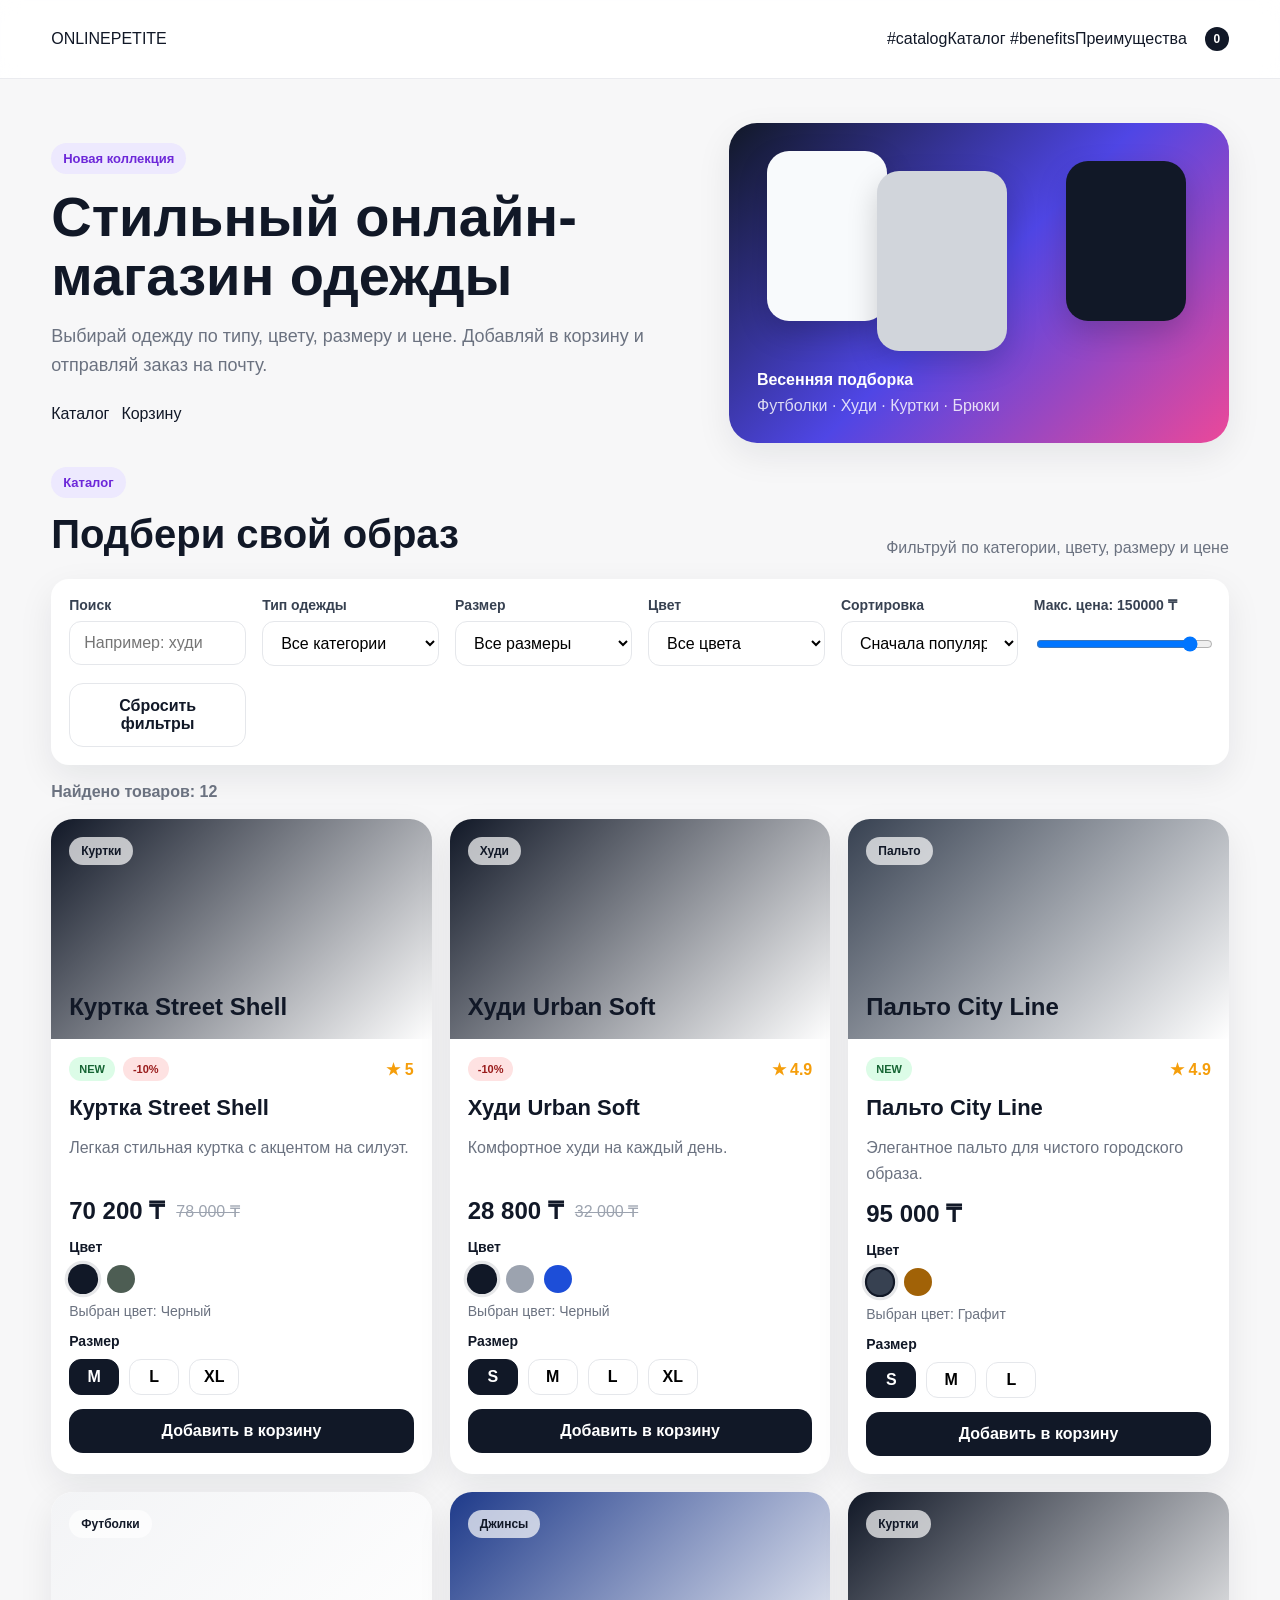
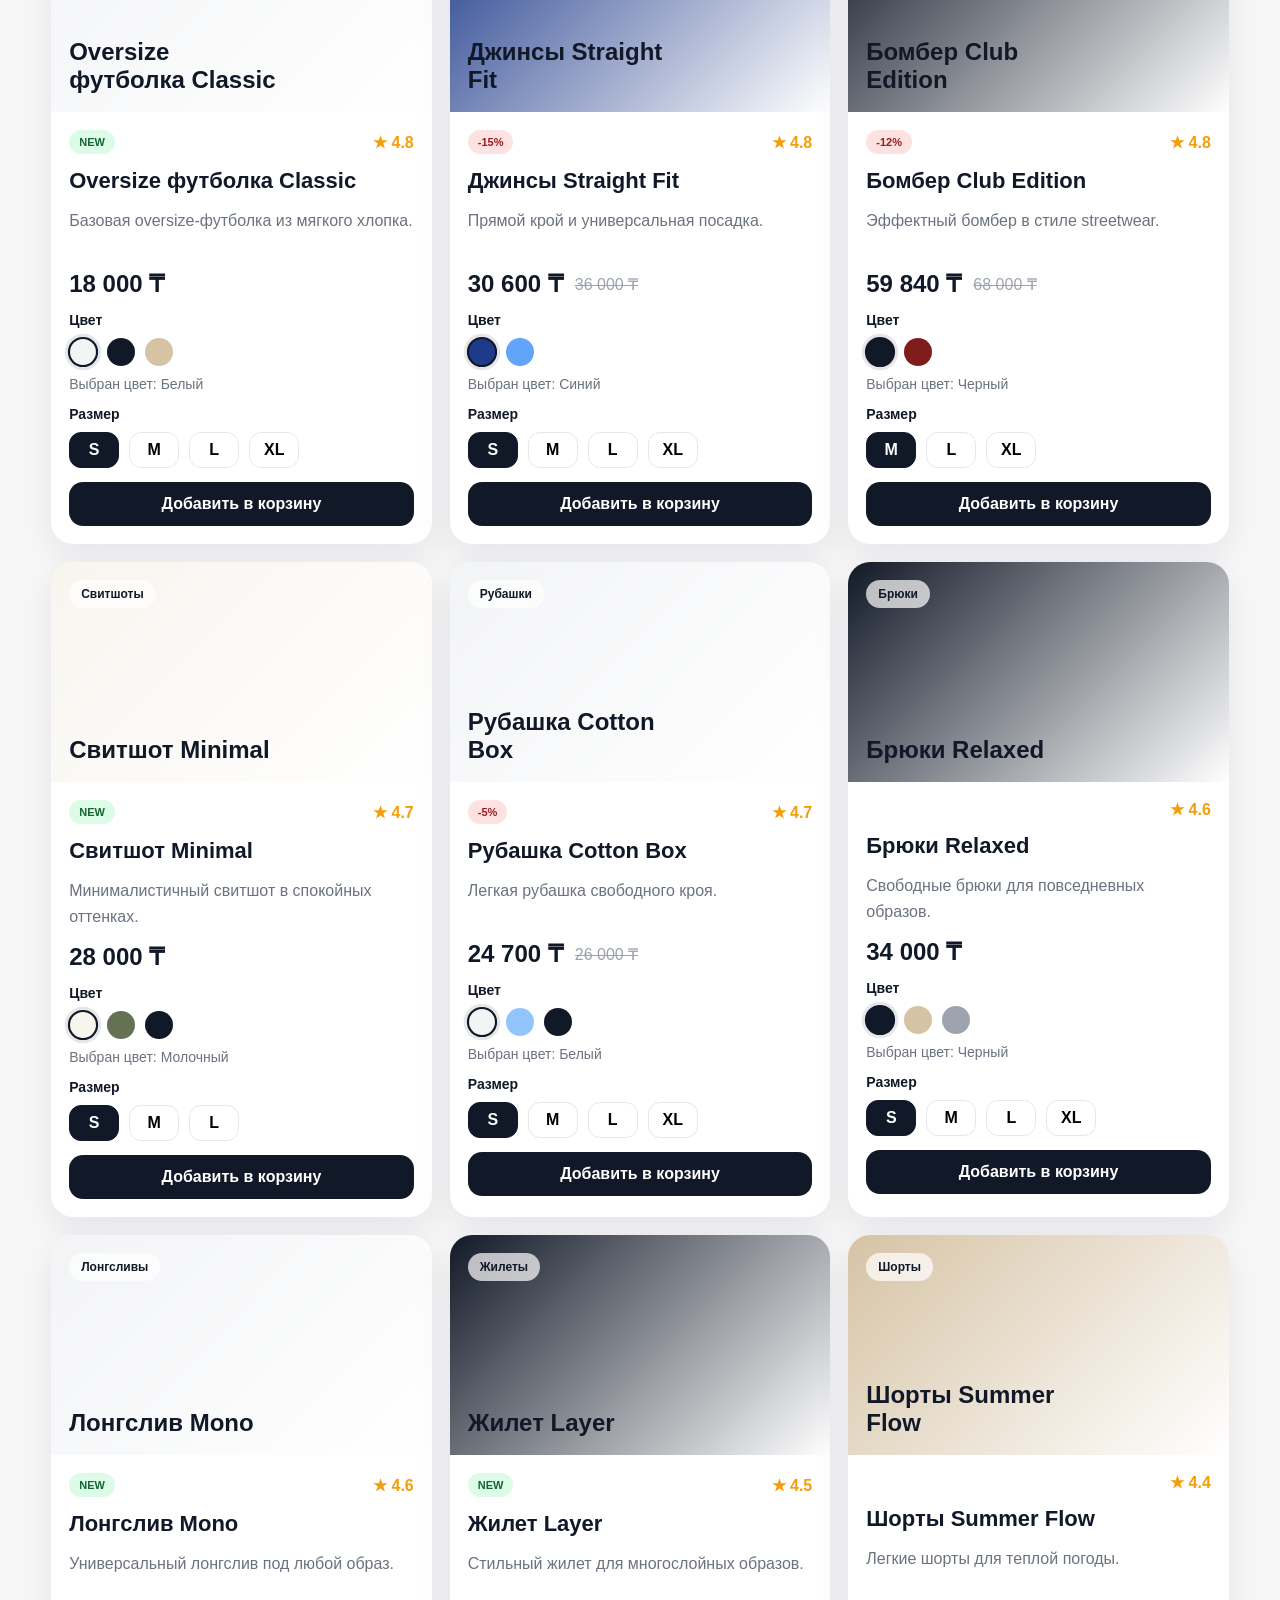
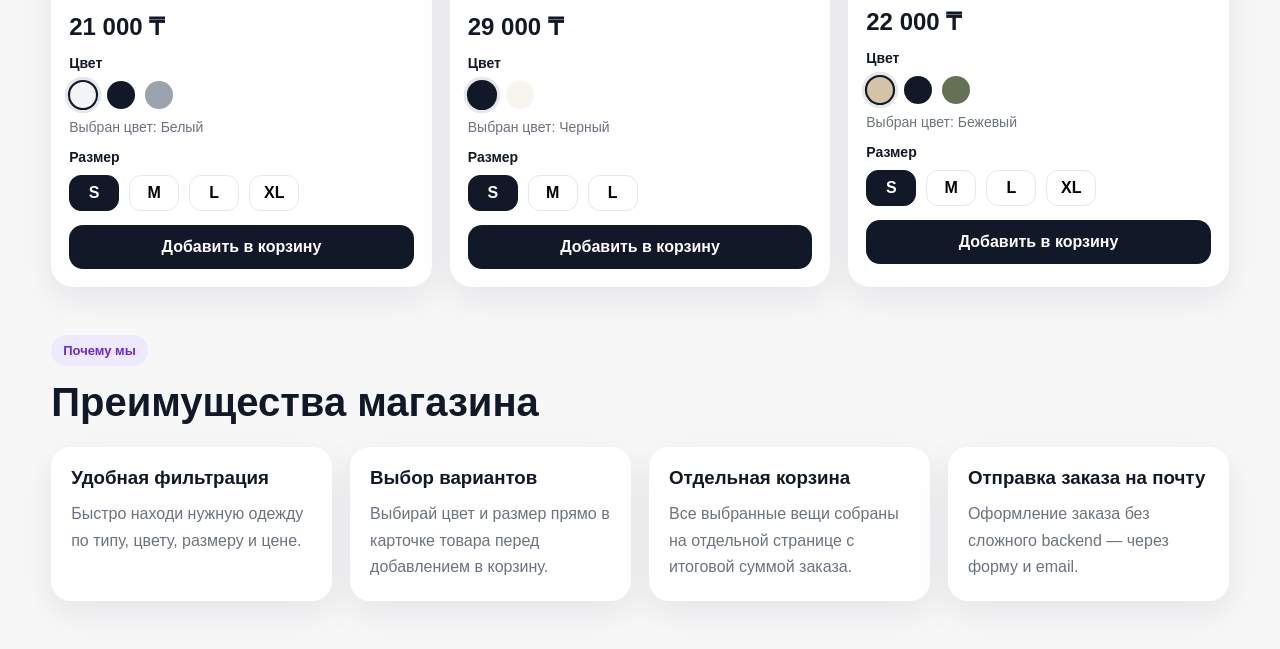
<file: index.html>
<!DOCTYPE html>
<html lang="ru">
<head>
  <meta charset="UTF-8" />
  <meta name="viewport" content="width=device-width, initial-scale=1.0" />
  <title>ONLINEPETITE — Магазин одежды</title>
    <link rel="stylesheet" href="style.css">
</head>
<body>
  <header class="site-header">
    <div class="container nav">
      <a href="">ONLINEPETITE</a>

      <nav class="nav-links">
        #catalogКаталог</a>
        #benefitsПреимущества</a>
        <a href="cart.html" class="cart">       <span id="headerCartCount" class="cart-badge">0</span>
        </a>
      </nav>
    </div>
  </header>

  <section class="hero">
    <div class="container hero-grid">
      <div>
        <span class="hero-label">Новая коллекция</span>
        <h1>Стильный онлайн-магазин одежды</h1>
        <p>
          Выбирай одежду по типу, цвету, размеру и цене.
          Добавляй в корзину и отправляй заказ на почту.
        </p>

        <div class="hero-actions">
          <a href="#catalog">Каталог</a>
          <a href="cart.html">Корзину</a>
        </div>
      </div>

      <div class="hero-card">
        <div class="hero-preview">
          <div class="preview-box preview-box-1"></div>
          <div class="preview-box preview-box-2"></div>
          <div class="preview-box preview-box-3"></div>
        </div>

        <div class="hero-info">
          <strong>Весенняя подборка</strong>
          <span>Футболки · Худи · Куртки · Брюки</span>
        </div>
      </div>
    </div>
  </section>

  <main class="container page-content">
    <section id="catalog" class="catalog-section">
      <div class="section-head">
        <div>
          <span class="section-label">Каталог</span>
          <h2>Подбери свой образ</h2>
        </div>
        <div class="section-note">
          Фильтруй по категории, цвету, размеру и цене
        </div>
      </div>

      <div class="filters-box">
        <div class="filter-group">
          <label for="searchInput">Поиск</label>
          <input id="searchInput" type="text" placeholder="Например: худи" />
        </div>

        <div class="filter-group">
          <label for="categoryFilter">Тип одежды</label>
          <select id="categoryFilter">
            <option value="all">Все категории</option>
          </select>
        </div>

        <div class="filter-group">
          <label for="sizeFilter">Размер</label>
          <select id="sizeFilter">
            <option value="all">Все размеры</option>
            <option value="XS">XS</option>
            <option value="S">S</option>
            <option value="M">M</option>
            <option value="L">L</option>
            <option value="XL">XL</option>
          </select>
        </div>

        <div class="filter-group">
          <label for="colorFilter">Цвет</label>
          <select id="colorFilter">
            <option value="all">Все цвета</option>
          </select>
        </div>

        <div class="filter-group">
          <label for="sortFilter">Сортировка</label>
          <select id="sortFilter">
            <option value="popular">Сначала популярные</option>
            <option value="price-asc">Сначала дешевле</option>
            <option value="price-desc">Сначала дороже</option>
            <option value="new">Сначала новинки</option>
            <option value="sale">Сначала скидки</option>
          </select>
        </div>

        <div class="filter-group">
          <label for="priceRange">
            Макс. цена: <span id="priceRangeValue">150000 ₸</span>
          </label>
          <input
            id="priceRange"
            type="range"
            min="15000"
            max="150000"
            step="5000"
            value="150000"
          />
        </div>

        <div class="filter-actions">
          <button id="resetFiltersBtn" class="btn btn-outline" type="button">
            Сбросить фильтры
          </button>
        </div>
      </div>

      <div id="resultsInfo" class="results-info"></div>
      <div id="productsGrid" class="products-grid"></div>
    </section>

    <section id="benefits" class="benefits-section">
      <div class="section-head">
        <div>
          <span class="section-label">Почему мы</span>
          <h2>Преимущества магазина</h2>
        </div>
      </div>

      <div class="benefits-grid">
        <article class="benefit-card">
          <h3>Удобная фильтрация</h3>
          <p>Быстро находи нужную одежду по типу, цвету, размеру и цене.</p>
        </article>

        <article class="benefit-card">
          <h3>Выбор вариантов</h3>
          <p>Выбирай цвет и размер прямо в карточке товара перед добавлением в корзину.</p>
        </article>

        <article class="benefit-card">
          <h3>Отдельная корзина</h3>
          <p>Все выбранные вещи собраны на отдельной странице с итоговой суммой заказа.</p>
        </article>

        <article class="benefit-card">
          <h3>Отправка заказа на почту</h3>
          <p>Оформление заказа без сложного backend — через форму и email.</p>
        </article>
      </div>
    </section>
  </main>

  <div id="toast" class="toast"></div>

<script src="products.js"></script>
<script src="script.js"></script>
</body>
</html>
</file>
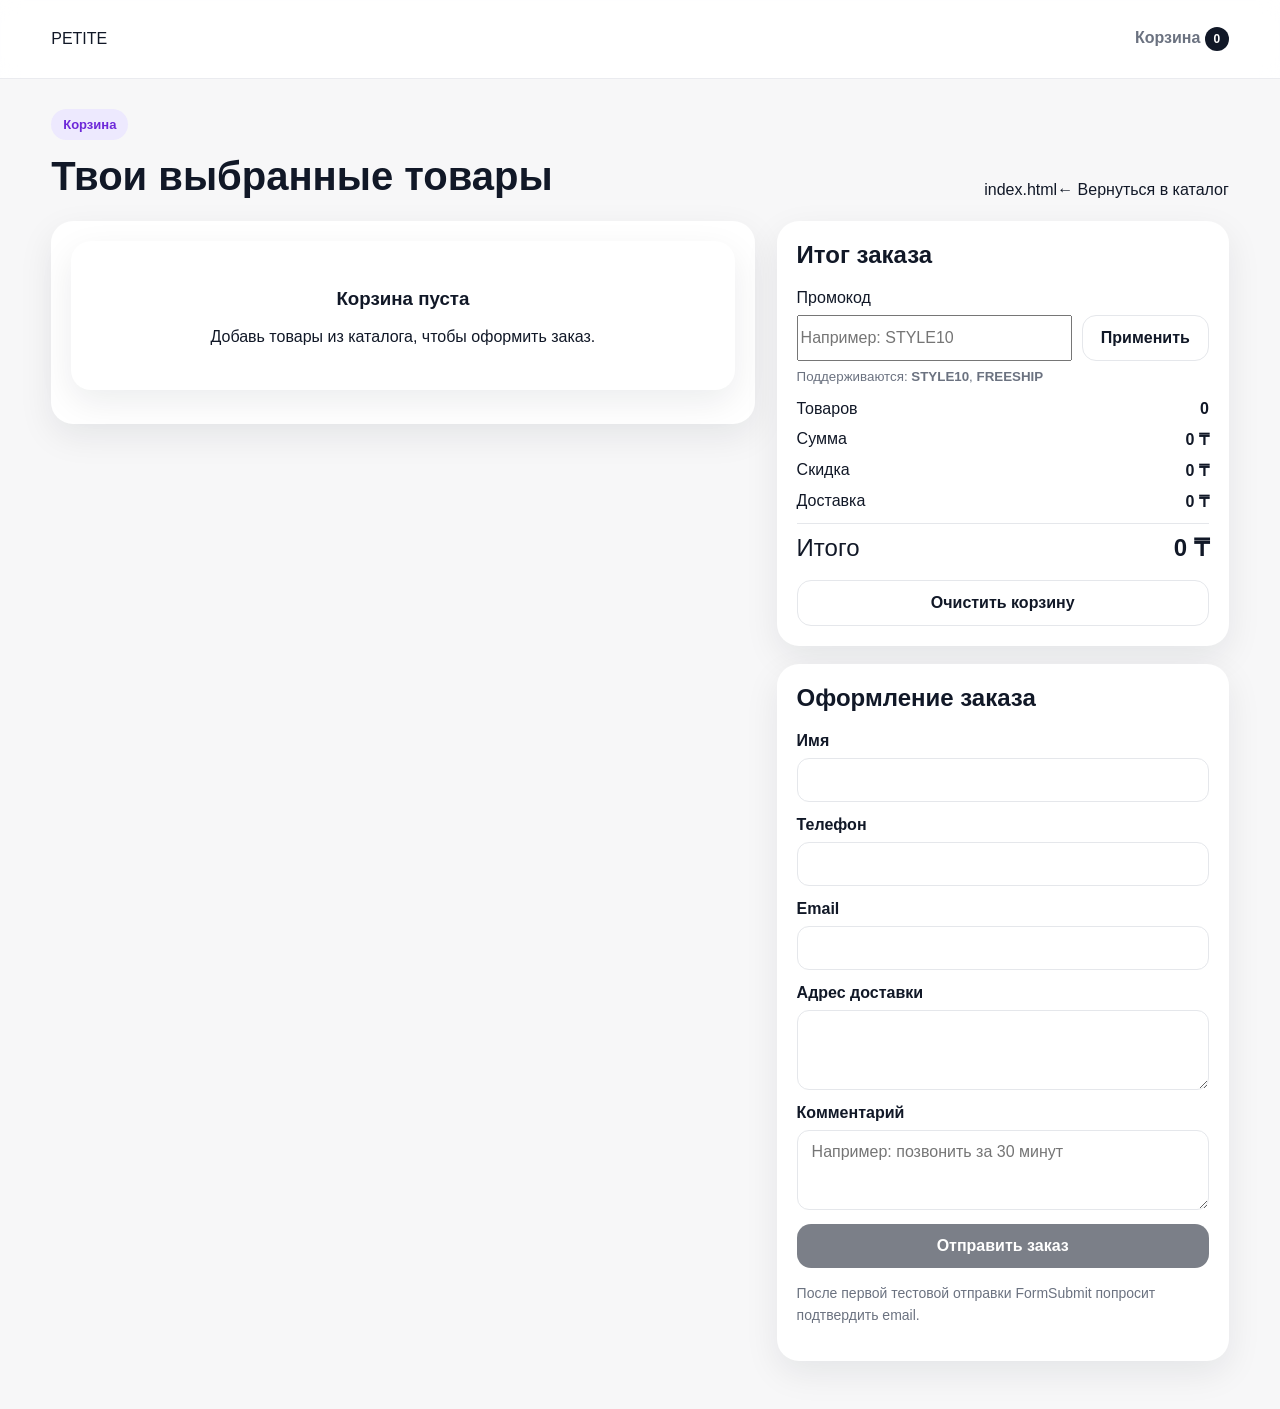
<file: cart.html>
<!DOCTYPE html>
<html lang="ru">
<head>
  <meta charset="UTF-8" />
  <meta name="viewport" content="width=device-width, initial-scale=1.0" />
  <title>Корзина — ONLINEPETITE</title>
  <link rel="stylesheet" href="style.css">
</head>
<body>
  <header class="site-header">
    <div class="container nav">
      <a href="index.html">PETITE</a>


      <nav class="nav-links">
        <a index.htmlКаталог></a>
        <a href>
          Корзина
          <span id="headerCartCount" class="cart-badge">0</span>
        </a>
      </nav>
    </div>
  </header>

  <main class="container cart-page">
    <div class="section-head">
      <div>
        <span class="section-label">Корзина</span>
        <h1>Твои выбранные товары</h1>
      </div>
      index.html← Вернуться в каталог</a>
    </div>

    <div class="cart-layout">
      <section class="cart-items-panel">
        <div id="cartPageItems" class="cart-items-list"></div>
      </section>

      <aside class="cart-summary-panel">
        <div class="summary-card">
          <h2>Итог заказа</h2>

          <div class="promo-box">
            <label for="promoInput">Промокод</label>
            <div class="promo-row">
              <input id="promoInput" type="text" placeholder="Например: STYLE10" />
              <button id="applyPromoBtn" type="button" class="btn btn-outline">Применить</button>
            </div>
            <small class="promo-tip">Поддерживаются: <b>STYLE10</b>, <b>FREESHIP</b></small>
            <div id="promoMessage" class="promo-message"></div>
          </div>

          <div class="summary-list">
            <div class="summary-line">
              <span>Товаров</span>
              <strong id="summaryCount">0</strong>
            </div>
            <div class="summary-line">
              <span>Сумма</span>
              <strong id="summarySubtotal">0 ₸</strong>
            </div>
            <div class="summary-line">
              <span>Скидка</span>
              <strong id="summaryDiscount">0 ₸</strong>
            </div>
            <div class="summary-line">
              <span>Доставка</span>
              <strong id="summaryShipping">0 ₸</strong>
            </div>
            <div class="summary-line total">
              <span>Итого</span>
              <strong id="summaryTotal">0 ₸</strong>
            </div>
          </div>

          <div id="shippingHint" class="shipping-hint"></div>

          <button id="clearCartBtn" type="button" class="btn btn-outline btn-full">
            Очистить корзину
          </button>
        </div>

        <div class="summary-card">
          <h2>Оформление заказа</h2>

          <form
            id="checkoutForm"
            action="https://formsubmit.co/alisherabdullaev010203@gmail.com"
            method="POST"
ut type="hidden" name="_subject" value="Новый заказ с ONLINEPETITE" />
            <input type="hidden" name="_template" value="table" />
            <input
              type="hidden"
              name="_next"
              value="https://alisher-0zkz.github.io/onlinepetite/thanks.html"
            />
            <input type="text" name="_honey" style="display:none" tabindex="-1" autocomplete="off" />

            <div class="form-group">
              <label for="customerName">Имя</label>
              <input id="customerName" name="Имя" type="text" required />
            </div>

            <div class="form-group">
              <label for="customerPhone">Телефон</label>
              <input id="customerPhone" name="Телефон" type="text" required />
            </div>

            <div class="form-group">
              <label for="customerEmail">Email</label>
              <input id="customerEmail" name="Email" type="email" required />
            </div>

            <div class="form-group">
              <label for="customerAddress">Адрес доставки</label>
              <textarea id="customerAddress" name="Адрес доставки" rows="3" required></textarea>
            </div>

            <div class="form-group">
              <label for="customerComment">Комментарий</label>
              <textarea
                id="customerComment"
                name="Комментарий"
                rows="3"
                placeholder="Например: позвонить за 30 минут"
              ></textarea>
            </div>

            <textarea id="orderDataField" name="Состав заказа" hidden></textarea>
            <input id="orderTotalField" name="Итоговая сумма" type="hidden" />
            <input id="orderCountField" name="Количество товаров" type="hidden" />
            <input id="orderPromoField" name="Промокод" type="hidden" />

            <button id="checkoutBtn" type="submit" class="btn btn-primary btn-full">
              Отправить заказ
            </button>
          </form>

          <p class="checkout-note">
            После первой тестовой отправки FormSubmit попросит подтвердить email.
          </p>
        </div>
      </aside>
    </div>
  </main>

  <div id="toast" class="toast"></div>
<script src="products.js"></script>
<script src="script.js"></script>
</body>
</html>
</file>
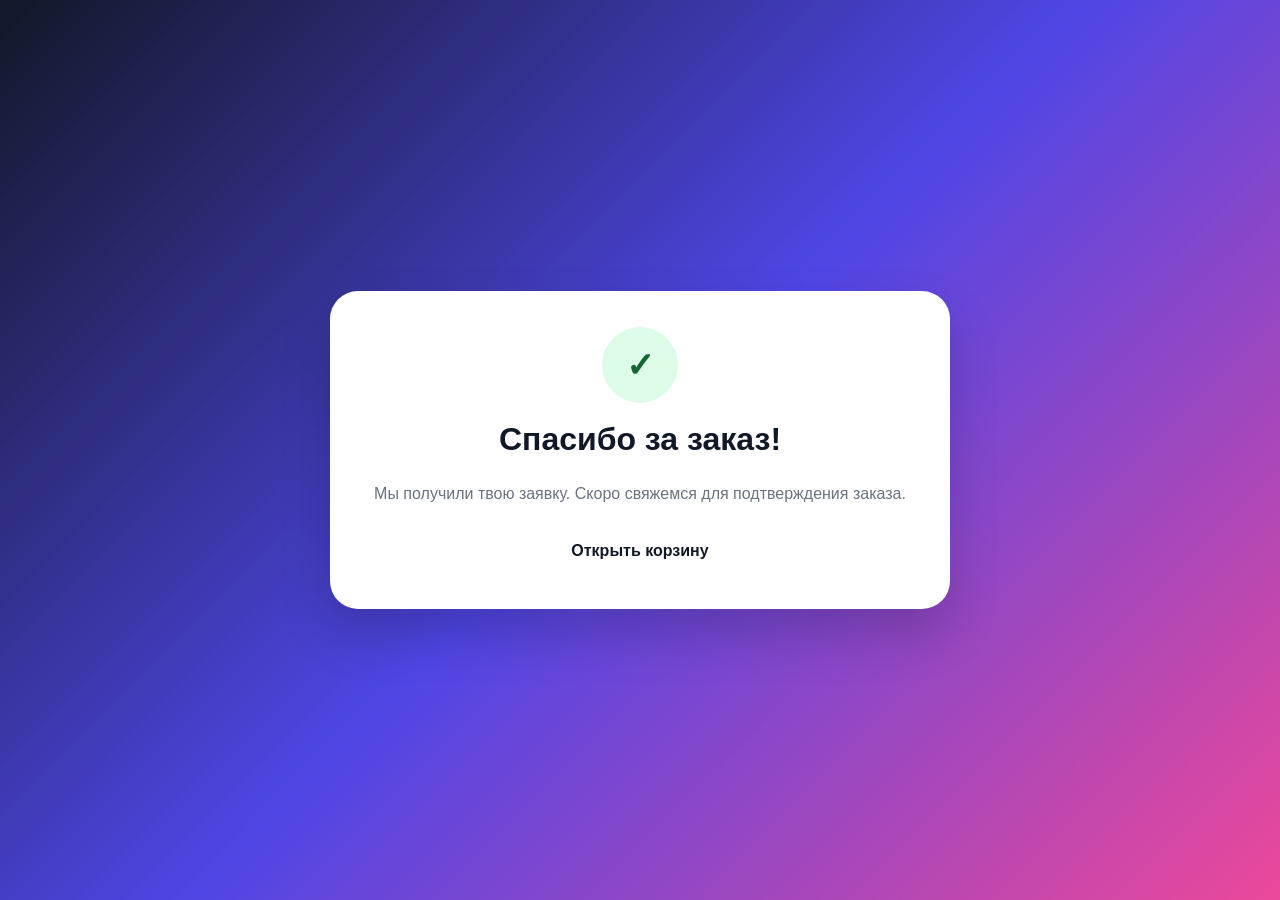
<file: thanks.html>
<!DOCTYPE html>
<html lang="ru">
<head>
  <meta charset="UTF-8" />
  <meta name="viewport" content="width=device-width, initial-scale=1.0" />
  <title>Спасибо за заказ — ONLINEPETITE</title>
  <link rel="stylesheet" href="style.css">
</head>
<body>
  <main class="thanks-page">
    <div class="thanks-card">
      <span class="thanks-icon">✓</span>
      <h1>Спасибо за заказ!</h1>

      <p>
        Мы получили твою заявку. Скоро свяжемся для подтверждения заказа.
      </p>

      <div class="thanks-actions">
        <a href="index.html" class="btn btn">Открыть корзину</a>
      </div>
    </div>
  </main>
</body>
</html>
</file>
<file: style.css>
:root {
  --bg: #f7f7f8;
  --card: #ffffff;
  --text: #111827;
  --muted: #6b7280;
  --line: #e5e7eb;
  --primary: #111827;
  --accent: #7c3aed;
  --accent-2: #ec4899;
  --green: #16a34a;
  --red: #dc2626;
  --shadow: 0 12px 35px rgba(17, 24, 39, 0.08);
  --radius: 18px;
}

* {
  box-sizing: border-box;
}

html {
  scroll-behavior: smooth;
}

body {
  margin: 0;
  font-family: Arial, sans-serif;
  color: var(--text);
  background: var(--bg);
}

a {
  text-decoration: none;
  color: inherit;
}

button,
input,
select,
textarea {
  font: inherit;
}

.container {
  width: min(1200px, 92%);
  margin: 0 auto;
}

.site-header {
  position: sticky;
  top: 0;
  z-index: 100;
  background: rgba(255, 255, 255, 0.9);
  backdrop-filter: blur(10px);
  border-bottom: 1px solid rgba(229, 231, 235, 0.8);
}

.nav {
  min-height: 78px;
  display: flex;
  align-items: center;
  justify-content: space-between;
  gap: 20px;
}

.logo {
  font-size: 22px;
  font-weight: 800;
  letter-spacing: 0.06em;
}

.nav-links {
  display: flex;
  align-items: center;
  gap: 18px;
  flex-wrap: wrap;
}

.nav-links a {
  color: var(--muted);
  font-weight: 600;
}

.nav-links a:hover,
.nav-links a.active {
  color: var(--text);
}

.cart-link {
  display: inline-flex;
  align-items: center;
  gap: 10px;
}

.cart-badge {
  min-width: 24px;
  height: 24px;
  border-radius: 999px;
  display: inline-flex;
  align-items: center;
  justify-content: center;
  padding: 0 8px;
  font-size: 12px;
  font-weight: 700;
  background: var(--text);
  color: #fff;
}

.hero {
  padding: 44px 0 24px;
}

.hero-grid {
  display: grid;
  grid-template-columns: 1.3fr 1fr;
  gap: 28px;
  align-items: center;
}

.hero-label,
.section-label {
  display: inline-flex;
  align-items: center;
  padding: 8px 12px;
  border-radius: 999px;
  background: #ede9fe;
  color: #6d28d9;
  font-size: 13px;
  font-weight: 700;
  margin-bottom: 14px;
}

.hero h1 {
  margin: 0 0 16px;
  font-size: clamp(34px, 5vw, 56px);
  line-height: 1.05;
}

.hero p {
  margin: 0;
  max-width: 650px;
  font-size: 18px;
  line-height: 1.65;
  color: var(--muted);
}

.hero-actions {
  display: flex;
  flex-wrap: wrap;
  gap: 12px;
  margin-top: 24px;
}

.hero-card {
  background: linear-gradient(135deg, #111827, #4f46e5, #ec4899);
  color: white;
  border-radius: 28px;
  padding: 28px;
  box-shadow: var(--shadow);
  min-height: 320px;
  display: flex;
  flex-direction: column;
  justify-content: space-between;
}

.hero-preview {
  position: relative;
  height: 190px;
}

.preview-box {
  position: absolute;
  border-radius: 22px;
  box-shadow: 0 12px 30px rgba(0, 0, 0, 0.18);
}

.preview-box-1 {
  width: 120px;
  height: 170px;
  background: #f8fafc;
  top: 0;
  left: 10px;
}

.preview-box-2 {
  width: 130px;
  height: 180px;
  background: #d1d5db;
  top: 20px;
  left: 120px;
}

.preview-box-3 {
  width: 120px;
  height: 160px;
  background: #111827;
  top: 10px;
  right: 15px;
}

.hero-info {
  display: flex;
  flex-direction: column;
  gap: 8px;
}

.hero-info span {
  color: rgba(255, 255, 255, 0.82);
}

.page-content {
  padding-bottom: 48px;
}

.section-head {
  display: flex;
  justify-content: space-between;
  align-items: end;
  gap: 18px;
  margin-bottom: 22px;
  flex-wrap: wrap;
}

.section-head h1,
.section-head h2 {
  margin: 0;
  font-size: clamp(28px, 4vw, 40px);
}

.section-note {
  color: var(--muted);
}

.filters-box {
  background: var(--card);
  border-radius: var(--radius);
  box-shadow: var(--shadow);
  padding: 18px;
  display: grid;
  grid-template-columns: repeat(6, 1fr);
  gap: 16px;
  margin-bottom: 18px;
}

.filter-group {
  display: flex;
  flex-direction: column;
  gap: 8px;
}

.filter-group label {
  font-size: 14px;
  font-weight: 700;
  color: #374151;
}

.filter-group input,
.filter-group select,
.filter-group textarea {
  width: 100%;
  border: 1px solid var(--line);
  background: #fff;
  border-radius: 12px;
  padding: 12px 14px;
  outline: none;
}

.filter-group input:focus,
.filter-group select:focus,
.filter-group textarea:focus {
  border-color: #4f46e5;
  box-shadow: 0 0 0 4px rgba(79, 70, 229, 0.12);
}

.filter-actions {
  display: flex;
  align-items: end;
}

.results-info {
  color: var(--muted);
  margin-bottom: 18px;
  font-weight: 600;
}

.products-grid {
  display: grid;
  grid-template-columns: repeat(3, minmax(0, 1fr));
  gap: 18px;
}

.product-card {
  background: var(--card);
  border-radius: 22px;
  overflow: hidden;
  box-shadow: var(--shadow);
  display: flex;
  flex-direction: column;
}

.product-cover {
  min-height: 220px;
  padding: 18px;
  display: flex;
  flex-direction: column;
  justify-content: space-between;
}

.product-cover-tag {
  align-self: flex-start;
  background: rgba(255, 255, 255, 0.7);
  border-radius: 999px;
  padding: 7px 12px;
  font-size: 12px;
  font-weight: 700;
}

.product-cover-title {
  font-size: 24px;
  font-weight: 800;
  max-width: 220px;
}

.product-body {
  padding: 18px;
  display: flex;
  flex-direction: column;
  gap: 14px;
}

.product-meta {
  display: flex;
  justify-content: space-between;
  gap: 12px;
  align-items: center;
}

.product-badges {
  display: flex;
  gap: 8px;
  flex-wrap: wrap;
}

.badge {
  display: inline-flex;
  padding: 6px 10px;
  border-radius: 999px;
  font-size: 11px;
  font-weight: 800;
}

.badge-new {
  background: #dcfce7;
  color: #166534;
}

.badge-sale {
  background: #fee2e2;
  color: #991b1b;
}

.rating {
  color: #f59e0b;
  font-weight: 700;
}

.product-title {
  margin: 0;
  font-size: 22px;
}

.product-desc {
  margin: 0;
  color: var(--muted);
  line-height: 1.6;
  min-height: 48px;
}

.price-row {
  display: flex;
  align-items: center;
  gap: 12px;
  flex-wrap: wrap;
}

.current-price {
  font-size: 24px;
}

.old-price {
  color: #9ca3af;
  text-decoration: line-through;
}

.option-block {
  display: flex;
  flex-direction: column;
  gap: 10px;
}

.option-title {
  font-weight: 700;
  font-size: 14px;
}

.color-options,
.size-options {
  display: flex;
  flex-wrap: wrap;
  gap: 10px;
}

.color-btn {
  width: 28px;
  height: 28px;
  border-radius: 50%;
  border: 2px solid transparent;
  cursor: pointer;
}

.color-btn.active {
  transform: scale(1.08);
  border-color: #111827;
  box-shadow: 0 0 0 3px rgba(17, 24, 39, 0.1);
}

.selected-text {
  color: var(--muted);
  font-size: 14px;
}

.size-btn {
  border: 1px solid var(--line);
  background: white;
  border-radius: 12px;
  padding: 8px 12px;
  cursor: pointer;
  min-width: 50px;
  font-weight: 700;
}

.size-btn.active {
  background: var(--text);
  color: white;
  border-color: var(--text);
}

.btn {
  display: inline-flex;
  justify-content: center;
  align-items: center;
  border: none;
  cursor: pointer;
  border-radius: 14px;
  padding: 13px 18px;
  font-weight: 700;
  transition: 0.2s ease;
}

.btn:hover {
  transform: translateY(-1px);
}

.btn-primary {
  background: var(--text);
  color: #fff;
}

.btn-primary:hover {
  background: #000;
}

.btn-outline {
  background: #fff;
  color: var(--text);
  border: 1px solid var(--line);
}

.btn-full {
  width: 100%;
}

.disabled {
  opacity: 0.55;
  pointer-events: none;
}

.benefits-section {
  margin-top: 48px;
}

.benefits-grid {
  display: grid;
  grid-template-columns: repeat(4, 1fr);
  gap: 18px;
}

.benefit-card {
  background: white;
  border-radius: 20px;
  padding: 20px;
  box-shadow: var(--shadow);
}

.benefit-card h3 {
  margin-top: 0;
  margin-bottom: 12px;
}

.benefit-card p {
  margin: 0;
  color: var(--muted);
  line-height: 1.65;
}

.cart-page {
  padding: 30px 0 48px;
}

.cart-layout {
  display: grid;
  grid-template-columns: 1.4fr 0.9fr;
  gap: 22px;
  align-items: start;
}

.cart-items-panel,
.summary-card {
  background: white;
  border-radius: 22px;
  box-shadow: var(--shadow);
  padding: 20px;
}

.cart-items-list {
  display: flex;
  flex-direction: column;
  gap: 14px;
}

.cart-item {
  display: grid;
  grid-template-columns: 120px 1fr auto;
  gap: 16px;
  border: 1px solid var(--line);
  border-radius: 18px;
  padding: 14px;
}

.cart-item-cover {
  min-height: 120px;
  border-radius: 16px;
  background: linear-gradient(135deg, #111827, #9ca3af);
  color: white;
  display: flex;
  align-items: end;
  justify-content: start;
  padding: 14px;
  font-weight: 800;
}

.cart-item-info h3 {
  margin-top: 0;
  margin-bottom: 10px;
}

.cart-item-meta {
  display: flex;
  gap: 16px;
  flex-wrap: wrap;
  color: var(--muted);
  margin-bottom: 10px;
}

.cart-item-price {
  font-size: 18px;
  font-weight: 700;
}

.cart-item-actions {
  display: flex;
  flex-direction: column;
  justify-content: space-between;
  align-items: end;
  gap: 12px;
}

.qty-control {
  display: inline-flex;
  align-items: center;
  gap: 8px;
}

.qty-btn {
  width: 34px;
  height: 34px;
  border: none;
  border-radius: 10px;
  background: #f3f4f6;
  cursor: pointer;
  font-size: 18px;
}

.line-total {
  font-size: 18px;
}

.remove-link {
  background: transparent;
  border: none;
  color: var(--red);
  cursor: pointer;
  font-weight: 700;
}

.summary-card + .summary-card {
  margin-top: 18px;
}

.summary-card h2 {
  margin-top: 0;
}

.summary-list {
  margin: 16px 0;
  display: flex;
  flex-direction: column;
  gap: 12px;
}

.summary-line {
  display: flex;
  justify-content: space-between;
  gap: 10px;
}

.summary-line.total {
  font-size: 24px;
  padding-top: 10px;
  border-top: 1px solid var(--line);
}

.shipping-hint {
  margin-bottom: 18px;
  color: #6d28d9;
  font-weight: 700;
}

.promo-box {
  margin-bottom: 14px;
}

.promo-row {
  display: grid;
  grid-template-columns: 1fr auto;
  gap: 10px;
  margin-top: 8px;
}

.promo-tip {
  display: block;
  margin-top: 8px;
  color: var(--muted);
}

.promo-message {
  margin-top: 8px;
  font-size: 14px;
}

.promo-message.success {
  color: var(--green);
  font-weight: 700;
}

.promo-message.error {
  color: var(--red);
  font-weight: 700;
}

.form-group {
  display: flex;
  flex-direction: column;
  gap: 8px;
  margin-bottom: 14px;
}

.form-group label {
  font-weight: 700;
}

.form-group input,
.form-group textarea {
  border: 1px solid var(--line);
  border-radius: 12px;
  padding: 12px 14px;
  outline: none;
}

.form-group input:focus,
.form-group textarea:focus {
  border-color: #4f46e5;
  box-shadow: 0 0 0 4px rgba(79, 70, 229, 0.12);
}

.checkout-note {
  color: var(--muted);
  line-height: 1.6;
  font-size: 14px;
}

.empty-products,
.empty-cart {
  background: white;
  border-radius: 20px;
  box-shadow: var(--shadow);
  padding: 28px;
  text-align: center;
}

.toast {
  position: fixed;
  right: 20px;
  bottom: 20px;
  background: #111827;
  color: #fff;
  padding: 14px 18px;
  border-radius: 14px;
  box-shadow: var(--shadow);
  opacity: 0;
  pointer-events: none;
  transform: translateY(12px);
  transition: 0.25s ease;
  z-index: 200;
}

.toast.show {
  opacity: 1;
  transform: translateY(0);
}

.thanks-page {
  min-height: 100vh;
  display: grid;
  place-items: center;
  padding: 24px;
  background: linear-gradient(135deg, #111827, #4f46e5, #ec4899);
}

.thanks-card {
  width: min(620px, 100%);
  background: white;
  border-radius: 28px;
  padding: 36px;
  text-align: center;
  box-shadow: 0 25px 50px rgba(0, 0, 0, 0.18);
}

.thanks-icon {
  width: 76px;
  height: 76px;
  border-radius: 50%;
  background: #dcfce7;
  color: #166534;
  display: inline-flex;
  align-items: center;
  justify-content: center;
  font-size: 34px;
  font-weight: 800;
  margin-bottom: 18px;
}

.thanks-card h1 {
  margin-top: 0;
}

.thanks-card p {
  color: var(--muted);
  line-height: 1.7;
}

.thanks-actions {
  display: flex;
  gap: 12px;
  justify-content: center;
  flex-wrap: wrap;
  margin-top: 22px;
}

@media (max-width: 1100px) {
  .filters-box {
    grid-template-columns: repeat(3, 1fr);
  }

  .products-grid {
    grid-template-columns: repeat(2, minmax(0, 1fr));
  }

  .benefits-grid {
    grid-template-columns: repeat(2, 1fr);
  }

  .cart-layout {
    grid-template-columns: 1fr;
  }
}

@media (max-width: 760px) {
  .hero-grid {
    grid-template-columns: 1fr;
  }

  .filters-box {
    grid-template-columns: 1fr;
  }

  .products-grid,
  .benefits-grid {
    grid-template-columns: 1fr;
  }

  .cart-item {
    grid-template-columns: 1fr;
  }

  .cart-item-actions {
    align-items: start;
  }

  .nav {
    flex-direction: column;
    justify-content: center;
    padding: 14px 0;
  }

  .hero-card {
    min-height: auto;
  }

  .preview-box-3 {
    right: 0;
  }
}
</file>
